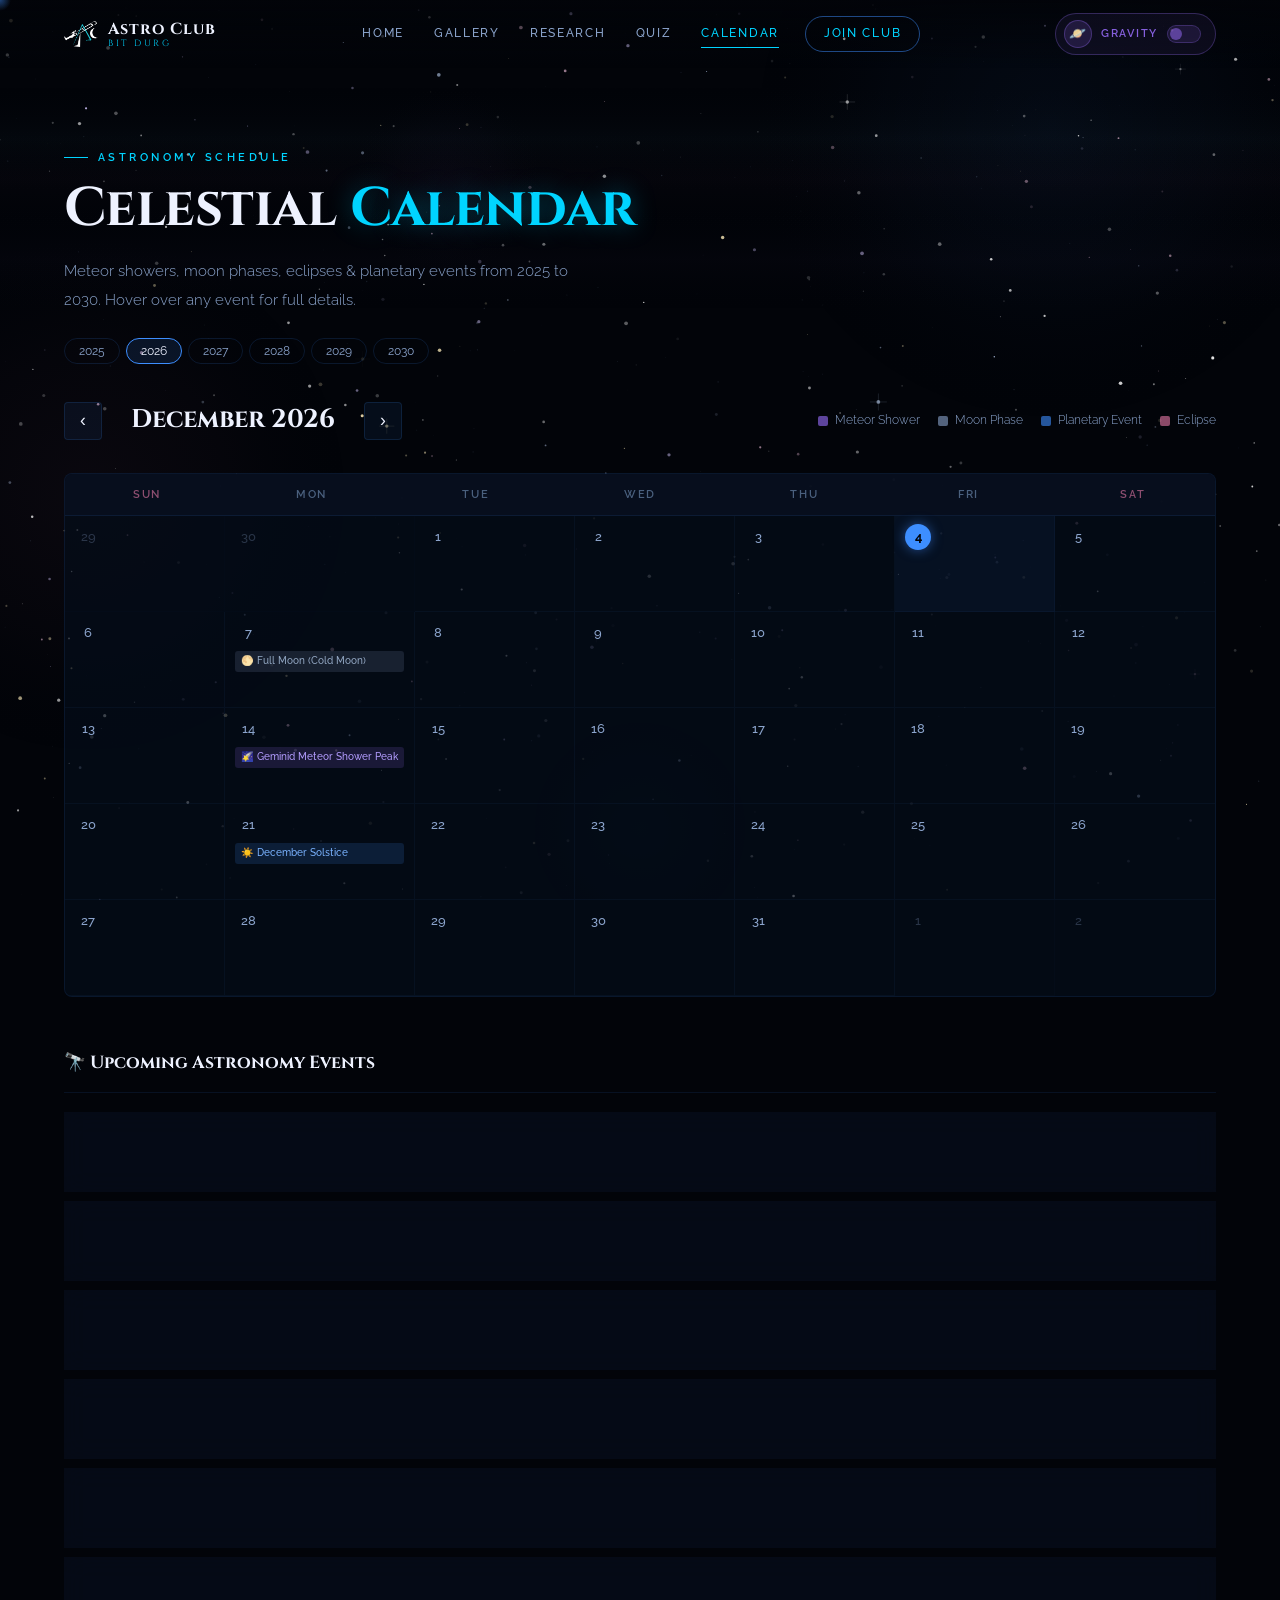
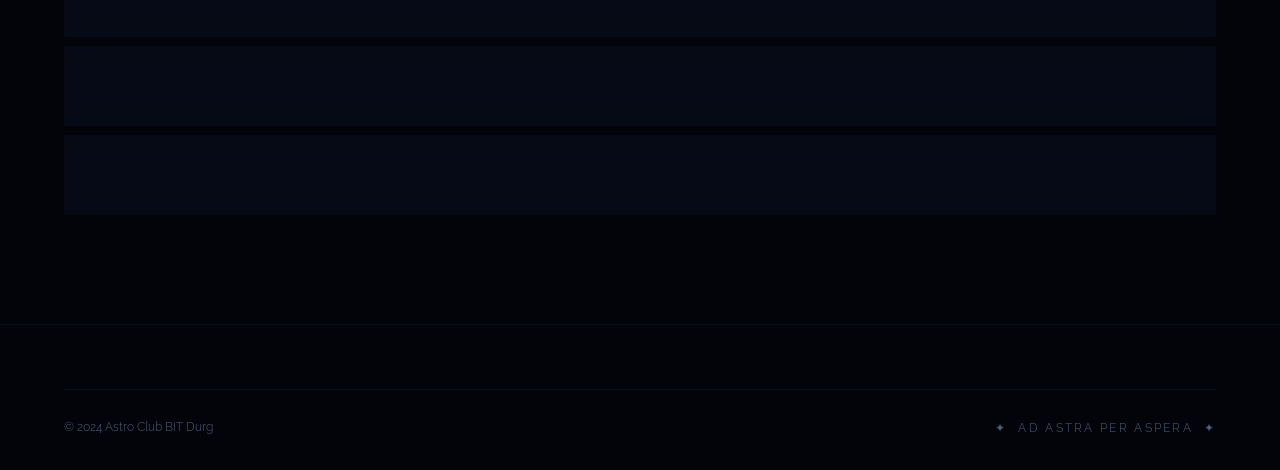
<file: calendar.html>
<!DOCTYPE html>
<html lang="en">
<head>
  <meta charset="UTF-8">
  <meta name="viewport" content="width=device-width, initial-scale=1.0">
  <title>Astronomy Calendar 2025–2030 — Astro Club BIT Durg</title>
  <link rel="icon" href="assets/images/logo.png" type="image/png">
  <link rel="stylesheet" href="css/global.css">
  <link rel="stylesheet" href="css/animations.css">
  <link rel="stylesheet" href="css/calendar.css">
  <link rel="stylesheet" href="css/gravity.css">
</head>
<body>
<canvas id="cosmos-canvas"></canvas>

<nav id="navbar">
  <a href="index.html" class="nav-logo">
    <img src="assets/images/logo.png" alt="Logo" onerror="this.style.display='none'">
    <div class="nav-logo-text">Astro Club<span>BIT Durg</span></div>
  </a>
  <ul class="nav-links">
    <li><a href="index.html">Home</a></li>
    <li><a href="gallery.html">Gallery</a></li>
    <li><a href="research.html">Research</a></li>
    <li><a href="quiz.html">Quiz</a></li>
    <li><a href="calendar.html" class="active">Calendar</a></li>
    <li><a href="join.html" class="nav-join-btn">Join Club</a></li>
  </ul>
  <div class="nav-hamburger"><span></span><span></span><span></span></div>
</nav>

<div class="page-content">
<section class="calendar-layout">

  <!-- Header -->
  <div style="margin-bottom:36px;">
    <div class="section-label reveal">Astronomy Schedule</div>
    <h1 class="section-title reveal">
      Celestial <span class="blue-glow">Calendar</span>
    </h1>
    <p class="section-desc reveal" style="margin-bottom:24px;">
      Meteor showers, moon phases, eclipses &amp; planetary events from 2025 to 2030.
      Hover over any event for full details.
    </p>

    
    <div id="year-tabs" class="year-tabs reveal"></div>
  </div>

  <div class="calendar-top-bar reveal">
    <div class="cal-nav">
      <button class="cal-nav-btn" id="cal-prev" title="Previous month">‹</button>
      <div class="cal-month-label" id="cal-month-label">April 2026</div>
      <button class="cal-nav-btn" id="cal-next" title="Next month">›</button>
    </div>
    <div class="cal-legend">
      <div class="legend-item"><div class="legend-dot ld-shower"></div> Meteor Shower</div>
      <div class="legend-item"><div class="legend-dot ld-moon"></div> Moon Phase</div>
      <div class="legend-item"><div class="legend-dot ld-planet"></div> Planetary Event</div>
      <div class="legend-item"><div class="legend-dot ld-eclipse"></div> Eclipse</div>
    </div>
  </div>

  
  <div class="calendar-grid-wrapper reveal">
    <div class="cal-day-headers">
      <div class="cal-day-header weekend">Sun</div>
      <div class="cal-day-header">Mon</div>
      <div class="cal-day-header">Tue</div>
      <div class="cal-day-header">Wed</div>
      <div class="cal-day-header">Thu</div>
      <div class="cal-day-header">Fri</div>
      <div class="cal-day-header weekend">Sat</div>
    </div>
    <div class="cal-days" id="cal-days"></div>
  </div>

  
  <div class="upcoming-section reveal">
    <h3>🔭 Upcoming Astronomy Events</h3>
    <div id="upcoming-list" class="upcoming-list"></div>
  </div>

</section>
</div>

<footer>
  <div class="footer-bottom" style="border-top:1px solid rgba(61,142,255,0.08);padding-top:28px;">
    <p>© 2024 Astro Club BIT Durg</p>
    <div class="footer-stars">✦ &nbsp;AD ASTRA PER ASPERA&nbsp; ✦</div>
  </div>
</footer>

<script src="js/main.js"></script>
<script src="js/calendar.js"></script>
  <script src="js/gravity.js"></script>
</body>
</html>
</file>
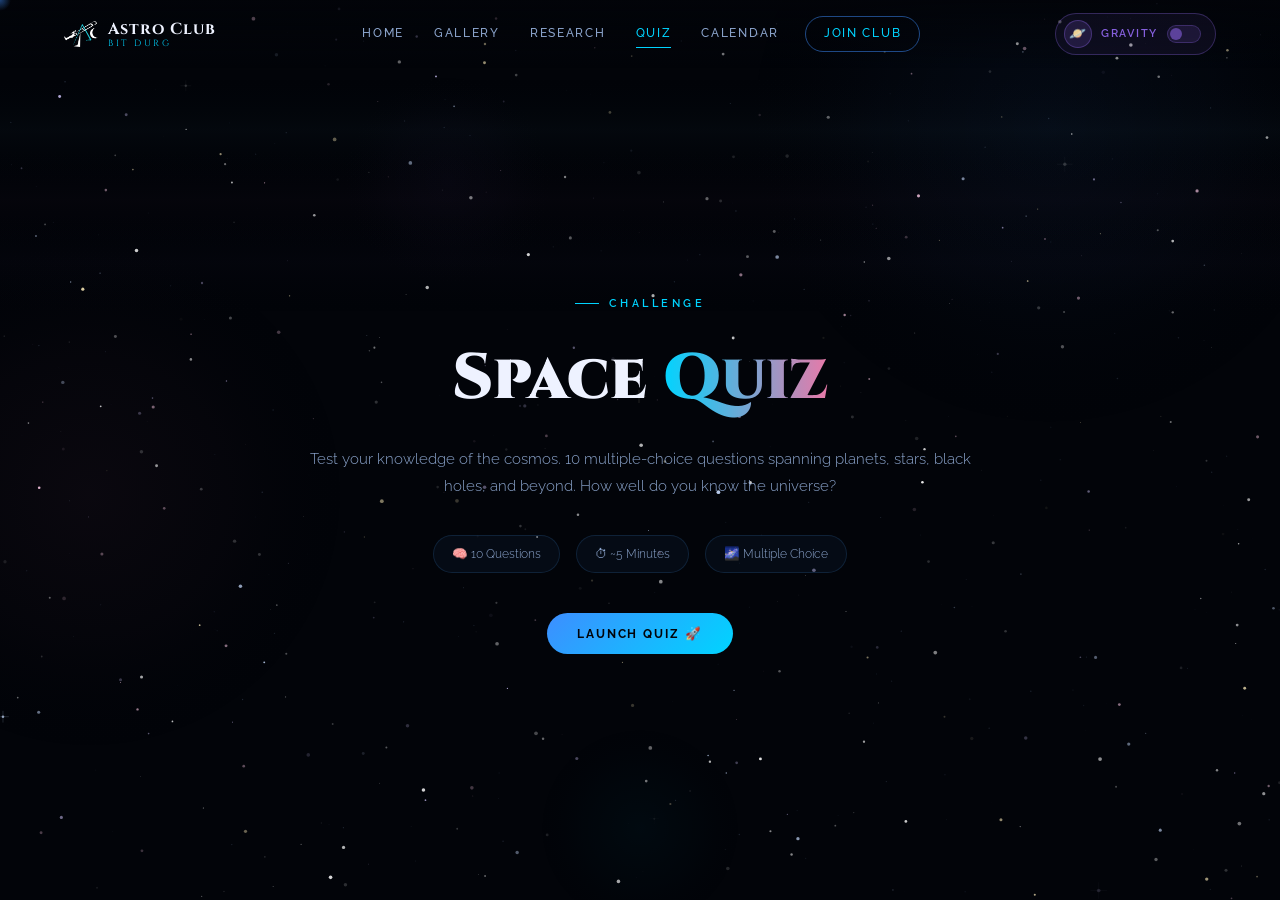
<file: quiz.html>
<!DOCTYPE html>
<html lang="en">
<head>
  <meta charset="UTF-8">
  <meta name="viewport" content="width=device-width, initial-scale=1.0">
  <title>Space Quiz — Astro Club BIT Durg</title>
  <link rel="icon" href="assets/images/logo.png" type="image/png">
  <link rel="stylesheet" href="css/global.css">
  <link rel="stylesheet" href="css/animations.css">
  <link rel="stylesheet" href="css/quiz.css">
  <link rel="stylesheet" href="css/gravity.css">
</head>
<body>
<canvas id="cosmos-canvas"></canvas>

<nav id="navbar">
  <a href="index.html" class="nav-logo">
    <img src="assets/images/logo.png" alt="Logo">
    <div class="nav-logo-text">Astro Club<span>BIT Durg</span></div>
  </a>
  <ul class="nav-links">
    <li><a href="index.html">Home</a></li>
    <li><a href="gallery.html">Gallery</a></li>
    <li><a href="research.html">Research</a></li>
    <li><a href="quiz.html" class="active">Quiz</a></li>
    <li><a href="calendar.html">Calendar</a></li>
    <li><a href="join.html" class="nav-join-btn">Join Club</a></li>
  </ul>
  <div class="nav-hamburger"><span></span><span></span><span></span></div>
</nav>

<div class="page-content">
<div class="quiz-layout">
<div class="quiz-container">

  <!-- INTRO -->
  <div id="quiz-intro" class="quiz-intro">
    <div class="section-label" style="justify-content:center;margin-bottom:16px;">Challenge</div>
    <h1>Space <span>Quiz</span></h1>
    <p>Test your knowledge of the cosmos. 10 multiple-choice questions spanning planets, stars, black holes, and beyond. How well do you know the universe?</p>
    <div class="quiz-meta-chips">
      <span class="quiz-meta-chip">🧠 10 Questions</span>
      <span class="quiz-meta-chip">⏱ ~5 Minutes</span>
      <span class="quiz-meta-chip">🌌 Multiple Choice</span>
    </div>
    <button class="btn-primary" id="quiz-start" style="margin:0 auto;display:flex;">Launch Quiz 🚀</button>
  </div>

  
  <div id="quiz-question" style="display:none;">
    <div class="quiz-progress-text">
      <span id="progress-label">1 / 10</span>
      <span id="q-num" style="color:var(--pink-nova);font-size:0.75rem;"></span>
    </div>
    <div class="quiz-progress-bar">
      <div class="quiz-progress-fill" id="progress-fill" style="width:0%"></div>
    </div>

    <div class="quiz-q-panel glass-card">
      <div id="q-num" class="quiz-q-num"></div>
      <p id="q-text" class="quiz-q-text"></p>
    </div>

    <div id="quiz-options" class="quiz-options"></div>

    <div id="q-explanation" style="display:none;padding:14px 18px;background:rgba(74,158,255,0.08);border:1px solid rgba(74,158,255,0.2);border-radius:4px;font-size:0.84rem;color:var(--star-dim);line-height:1.7;margin-bottom:16px;"></div>

    <button class="quiz-btn" id="quiz-next" disabled>Next Question →</button>
  </div>

  
  <div id="quiz-result" style="display:none;">
    <div class="quiz-result">
      <div class="quiz-score-ring" id="score-ring" style="--score-pct:0%;">
        <div class="quiz-score-inner">
          <span class="quiz-score-num" id="score-num">0</span>
          <span class="quiz-score-total" id="score-total">/ 10</span>
        </div>
      </div>
      <h2>Mission Complete!</h2>
      <p id="result-message"></p>
      <div class="quiz-progress-bar" style="margin-bottom:28px;">
        <div class="quiz-progress-fill" id="progress-fill" style="width:100%"></div>
      </div>
      <div class="quiz-actions">
        <button class="btn-primary" id="quiz-restart">Try Again 🔄</button>
        <a href="join.html" class="btn-ghost">Join the Club ✦</a>
      </div>
    </div>
  </div>

</div>
</div>
</div>

<script src="js/main.js"></script>
<script type="module" src="js/quiz.js"></script>
  <script src="js/gravity.js"></script>
</body>
</html>
</file>
<file: css/global.css>
@import url('https://fonts.googleapis.com/css2?family=Cinzel:wght@400;600;700;900&family=Raleway:ital,wght@0,300;0,400;0,500;0,600;1,300&family=Cormorant+Garamond:ital,wght@0,300;0,400;1,300;1,400&display=swap');

/* ── TOKENS ── */
:root {
  --void:          #020409;
  --deep-space:    #050d1a;
  --nebula-dark:   #080f1e;
  --nebula-mid:    #0d1e38;
  --nebula-blue:   #152d52;
  --star-white:    #eef2ff;
  --star-dim:      #8ba4cc;
  --star-faint:    #4a607e;
  --glow-blue:     #3d8eff;
  --glow-cyan:     #00d4ff;
  --moon-gold:     #fff4d6;
  --pink-nova:     #e879a8;
  --pink-soft:     #f0aac8;
  --pink-dim:      #6b2d4e;
  --purple-glow:   #9b6fff;
  --green-star:    #4ade80;
  --red-star:      #f87171;

  --font-display:  'Cinzel', serif;
  --font-body:     'Raleway', sans-serif;
  --font-accent:   'Cormorant Garamond', serif;

  --radius-sm:     4px;
  --radius-md:     8px;
  --radius-lg:     16px;
  --radius-full:   100px;

  --shadow-glow-blue:  0 0 30px rgba(61,142,255,0.15);
  --shadow-glow-pink:  0 0 30px rgba(232,121,168,0.15);
  --shadow-card:       0 8px 32px rgba(0,0,0,0.4), 0 2px 8px rgba(0,0,0,0.3);

  --transition-fast:   0.2s cubic-bezier(0.4,0,0.2,1);
  --transition-med:    0.35s cubic-bezier(0.4,0,0.2,1);
  --transition-slow:   0.6s cubic-bezier(0.4,0,0.2,1);
}

*, *::before, *::after { box-sizing: border-box; margin: 0; padding: 0; }
html { scroll-behavior: smooth; font-size: 16px; }
body {
  background: var(--void);
  color: var(--star-white);
  font-family: var(--font-body);
  font-weight: 300;
  line-height: 1.6;
  overflow-x: hidden;
}
img { max-width: 100%; display: block; }
a  { color: inherit; }

::-webkit-scrollbar          { width: 4px; }
::-webkit-scrollbar-track    { background: var(--void); }
::-webkit-scrollbar-thumb    { background: rgba(61,142,255,0.4); border-radius: 2px; }
::-webkit-scrollbar-thumb:hover { background: var(--glow-blue); }


::selection { background: rgba(61,142,255,0.25); color: var(--star-white); }


#cosmos-canvas {
  position: fixed; inset: 0;
  width: 100%; height: 100%;
  pointer-events: none; z-index: 0;
}


.page-content { position: relative; z-index: 1; }


nav {
  position: fixed; top: 0; left: 0; right: 0; z-index: 1000;
  height: 68px;
  display: flex; align-items: center; justify-content: space-between;
  padding: 0 5%;
  background: linear-gradient(to bottom, rgba(2,4,9,0.9) 0%, rgba(2,4,9,0) 100%);
  transition: background var(--transition-med), height var(--transition-med),
              box-shadow var(--transition-med);
}
nav.scrolled {
  height: 56px;
  background: rgba(2,4,9,0.96);
  backdrop-filter: blur(16px) saturate(1.5);
  box-shadow: 0 1px 0 rgba(61,142,255,0.1);
}

.nav-logo {
  display: flex; align-items: center; gap: 10px;
  text-decoration: none; flex-shrink: 0;
}
.nav-logo img {
  height: 34px; width: 34px;
  object-fit: contain; border-radius: 6px;
}
.nav-logo-text {
  font-family: var(--font-display);
  font-size: 1rem; font-weight: 700;
  color: var(--star-white);
  letter-spacing: 0.06em; line-height: 1.15;
}
.nav-logo-text span {
  display: block;
  font-size: 0.56rem; font-weight: 400;
  color: var(--glow-cyan);
  letter-spacing: 0.28em; text-transform: uppercase;
}

.nav-links {
  display: flex; align-items: center; gap: 6px;
  list-style: none;
}
.nav-links a {
  display: inline-block;
  padding: 6px 12px;
  text-decoration: none;
  font-size: 0.76rem; font-weight: 500;
  letter-spacing: 0.14em; text-transform: uppercase;
  color: var(--star-dim);
  border-radius: var(--radius-sm);
  transition: color var(--transition-fast), background var(--transition-fast);
  position: relative;
}
.nav-links a:not(.nav-join-btn)::after {
  content: ''; position: absolute; bottom: 2px; left: 12px; right: 12px;
  height: 1px; background: var(--glow-cyan);
  transform: scaleX(0); transform-origin: center;
  transition: transform var(--transition-med);
}
.nav-links a:not(.nav-join-btn):hover       { color: var(--star-white); }
.nav-links a:not(.nav-join-btn):hover::after { transform: scaleX(1); }
.nav-links a.active { color: var(--glow-cyan); }
.nav-links a.active::after { transform: scaleX(1); }

.nav-join-btn {
  margin-left: 8px;
  padding: 7px 18px !important;
  border: 1px solid rgba(61,142,255,0.5) !important;
  border-radius: var(--radius-full) !important;
  color: var(--glow-cyan) !important;
  transition: all var(--transition-med) !important;
}
.nav-join-btn:hover {
  background: rgba(61,142,255,0.12) !important;
  border-color: var(--glow-cyan) !important;
  color: var(--star-white) !important;
  box-shadow: 0 0 20px rgba(61,142,255,0.2);
}
.nav-join-btn::after { display: none !important; }

.nav-hamburger {
  display: none; flex-direction: column;
  justify-content: center; gap: 5px;
  cursor: pointer; padding: 8px;
  width: 40px; height: 40px;
}
.nav-hamburger span {
  display: block; height: 1.5px; width: 22px;
  background: var(--star-white);
  transition: all var(--transition-med);
  border-radius: 2px;
}

section { padding: 110px 5%; position: relative; }

.section-eyebrow {
  display: inline-flex; align-items: center; gap: 10px;
  font-size: 0.68rem; font-weight: 600;
  letter-spacing: 0.32em; text-transform: uppercase;
  color: var(--glow-cyan); margin-bottom: 14px;
}
.section-eyebrow::before {
  content: ''; display: block;
  width: 24px; height: 1px; background: var(--glow-cyan);
  flex-shrink: 0;
}


.section-label { display: inline-flex; align-items: center; gap: 10px;
  font-size: 0.68rem; font-weight: 600;
  letter-spacing: 0.32em; text-transform: uppercase;
  color: var(--glow-cyan); margin-bottom: 14px; }
.section-label::before { content: ''; display: block;
  width: 24px; height: 1px; background: var(--glow-cyan); flex-shrink: 0; }

.section-title {
  font-family: var(--font-display);
  font-size: clamp(1.9rem, 4.5vw, 3.4rem);
  font-weight: 700; line-height: 1.08;
  color: var(--star-white);
  letter-spacing: -0.01em;
  margin-bottom: 18px;
}
.section-desc {
  font-size: 0.95rem; line-height: 1.88;
  color: var(--star-dim); max-width: 540px;
}


.glass-card {
  background: rgba(8,15,30,0.65);
  border: 1px solid rgba(61,142,255,0.1);
  border-radius: var(--radius-md);
  backdrop-filter: blur(12px);
  transition: border-color var(--transition-med),
              transform var(--transition-med),
              box-shadow var(--transition-med);
}
.glass-card:hover {
  border-color: rgba(61,142,255,0.28);
  transform: translateY(-4px);
  box-shadow: var(--shadow-card), var(--shadow-glow-blue);
}


.btn-primary {
  display: inline-flex; align-items: center; gap: 8px;
  padding: 13px 30px;
  background: linear-gradient(135deg, #3d8eff 0%, #00d4ff 100%);
  color: var(--void);
  font-family: var(--font-body); font-size: 0.78rem;
  font-weight: 700; letter-spacing: 0.16em; text-transform: uppercase;
  text-decoration: none; border: none; border-radius: var(--radius-full);
  cursor: pointer; position: relative; overflow: hidden;
  transition: opacity var(--transition-fast), transform var(--transition-fast),
              box-shadow var(--transition-med);
}
.btn-primary::before {
  content: ''; position: absolute; inset: 0;
  background: linear-gradient(135deg, rgba(255,255,255,0.15), transparent);
  opacity: 0; transition: opacity var(--transition-fast);
}
.btn-primary:hover::before { opacity: 1; }
.btn-primary:hover {
  transform: translateY(-2px);
  box-shadow: 0 8px 30px rgba(61,142,255,0.45);
}
.btn-primary:active { transform: translateY(0); }

.btn-ghost {
  display: inline-flex; align-items: center; gap: 8px;
  padding: 12px 28px;
  background: transparent;
  color: var(--star-dim);
  font-family: var(--font-body); font-size: 0.78rem;
  font-weight: 500; letter-spacing: 0.16em; text-transform: uppercase;
  text-decoration: none;
  border: 1px solid rgba(139,164,204,0.25);
  border-radius: var(--radius-full);
  cursor: pointer;
  transition: all var(--transition-med);
}
.btn-ghost:hover {
  border-color: rgba(139,164,204,0.7);
  color: var(--star-white);
  background: rgba(139,164,204,0.06);
}


.pink-glow {
  color: var(--pink-nova);
  text-shadow: 0 0 24px rgba(232,121,168,0.4);
}
.blue-glow {
  color: var(--glow-cyan);
  text-shadow: 0 0 24px rgba(0,212,255,0.35);
}
.gradient-text {
  background: linear-gradient(90deg, var(--glow-cyan) 0%, var(--pink-nova) 60%, var(--purple-glow) 100%);
  -webkit-background-clip: text; -webkit-text-fill-color: transparent; background-clip: text;
}


.glass-divider {
  height: 1px; margin: 0 5%;
  background: linear-gradient(90deg,
    transparent 0%, rgba(61,142,255,0.12) 20%,
    rgba(232,121,168,0.18) 50%,
    rgba(61,142,255,0.12) 80%, transparent 100%);
  position: relative;
}
.glass-divider::before {
  content: '✦'; position: absolute;
  left: 50%; top: 50%;
  transform: translate(-50%,-50%);
  color: var(--glow-cyan); font-size: 0.65rem;
  background: var(--void); padding: 0 14px;
  animation: glowPulse 3s ease-in-out infinite;
}


footer {
  padding: 64px 5% 32px;
  border-top: 1px solid rgba(61,142,255,0.08);
}
.footer-grid {
  display: grid;
  grid-template-columns: 2.2fr 1fr 1fr 1fr;
  gap: 48px; margin-bottom: 48px;
}
.footer-brand p {
  font-size: 0.86rem; color: var(--star-dim);
  line-height: 1.85; margin-top: 14px; max-width: 280px;
}
.footer-socials { display: flex; gap: 10px; margin-top: 22px; }
.social-btn {
  width: 36px; height: 36px; border-radius: 50%;
  border: 1px solid rgba(61,142,255,0.18);
  display: flex; align-items: center; justify-content: center;
  font-size: 0.88rem; color: var(--star-dim);
  text-decoration: none;
  transition: all var(--transition-med);
}
.social-btn:hover {
  border-color: rgba(61,142,255,0.6);
  color: var(--star-white);
  background: rgba(61,142,255,0.08);
  transform: translateY(-2px);
}
.footer-col h4 {
  font-family: var(--font-display);
  font-size: 0.7rem; letter-spacing: 0.22em;
  text-transform: uppercase; color: var(--glow-blue);
  margin-bottom: 18px;
}
.footer-col ul { list-style: none; display: flex; flex-direction: column; gap: 10px; }
.footer-col a {
  color: var(--star-dim); text-decoration: none;
  font-size: 0.86rem;
  transition: color var(--transition-fast);
}
.footer-col a:hover { color: var(--star-white); }
.footer-bottom {
  display: flex; justify-content: space-between; align-items: center;
  padding-top: 28px; border-top: 1px solid rgba(255,255,255,0.05);
  flex-wrap: wrap; gap: 12px;
}
.footer-bottom p { font-size: 0.76rem; color: var(--star-faint); }
.footer-stars { font-size: 0.72rem; color: var(--star-faint); letter-spacing: 0.2em; }


@media (max-width: 960px) {
  .nav-links {
    display: none; flex-direction: column;
    position: fixed; top: 56px; left: 0; right: 0;
    background: rgba(2,4,9,0.98); backdrop-filter: blur(20px);
    padding: 24px 5% 32px; gap: 4px;
    border-bottom: 1px solid rgba(61,142,255,0.1);
    z-index: 999;
  }
  .nav-links.open    { display: flex; }
  .nav-hamburger     { display: flex; }
  .footer-grid       { grid-template-columns: 1fr 1fr; gap: 32px; }
}
@media (max-width: 600px) {
  section           { padding: 72px 5%; }
  .footer-grid      { grid-template-columns: 1fr; }
  .footer-bottom    { flex-direction: column; text-align: center; }
}
</file>
<file: css/animations.css>
@keyframes moonDrift {
  0%   { transform: translate(0px, 0px); }
  25%  { transform: translate(14px, -18px); }
  50%  { transform: translate(26px, -8px); }
  75%  { transform: translate(8px, 12px); }
  100% { transform: translate(0px, 0px); }
}
@keyframes moonGlow {
  0%,100% {
    box-shadow: 0 0 55px 18px rgba(255,244,214,0.14),
                0 0 110px 55px rgba(255,244,214,0.05),
                inset -18px -8px 36px rgba(0,0,0,0.45);
  }
  50% {
    box-shadow: 0 0 80px 28px rgba(255,244,214,0.22),
                0 0 160px 80px rgba(255,244,214,0.08),
                inset -18px -8px 36px rgba(0,0,0,0.45);
  }
}
@keyframes pulseRing {
  0%   { transform: scale(1); opacity: 0.45; }
  100% { transform: scale(2.6); opacity: 0; }
}

/* ── ORBITS ── */
@keyframes orbit {
  from { transform: rotate(0deg) translateX(118px) rotate(0deg); }
  to   { transform: rotate(360deg) translateX(118px) rotate(-360deg); }
}
@keyframes orbitCCW {
  from { transform: rotate(0deg) translateX(196px) rotate(0deg); }
  to   { transform: rotate(-360deg) translateX(196px) rotate(360deg); }
}
@keyframes cosmicRingCW {
  from { transform: rotate(0deg); }
  to   { transform: rotate(360deg); }
}
@keyframes cosmicRingCCW {
  from { transform: rotate(0deg); }
  to   { transform: rotate(-360deg); }
}


@keyframes glowPulse {
  0%,100% { text-shadow: 0 0 16px rgba(61,142,255,0.4); }
  50%      { text-shadow: 0 0 40px rgba(61,142,255,0.9), 0 0 70px rgba(0,212,255,0.4); }
}
@keyframes pinkGlowPulse {
  0%,100% { text-shadow: 0 0 16px rgba(232,121,168,0.35); }
  50%      { text-shadow: 0 0 40px rgba(232,121,168,0.9), 0 0 70px rgba(240,165,200,0.4); }
}
@keyframes iconGlow {
  0%,100% { filter: drop-shadow(0 0 4px rgba(61,142,255,0.3)); }
  50%      { filter: drop-shadow(0 0 12px rgba(61,142,255,0.7)); }
}
@keyframes nebulaPulse {
  0%,100% { opacity: 0.5; transform: scale(1); }
  50%      { opacity: 0.8; transform: scale(1.05); }
}


@keyframes fadeInUp {
  from { opacity: 0; transform: translateY(28px); }
  to   { opacity: 1; transform: translateY(0); }
}
@keyframes fadeInLeft {
  from { opacity: 0; transform: translateX(-24px); }
  to   { opacity: 1; transform: translateX(0); }
}
@keyframes fadeIn {
  from { opacity: 0; }
  to   { opacity: 1; }
}
@keyframes scaleIn {
  from { opacity: 0; transform: scale(0.94); }
  to   { opacity: 1; transform: scale(1); }
}


@keyframes float {
  0%,100% { transform: translateY(0); }
  50%      { transform: translateY(-10px); }
}
@keyframes floatSlow {
  0%,100% { transform: translateY(0) rotate(-1.5deg); }
  50%      { transform: translateY(-18px) rotate(1.5deg); }
}


@keyframes twinkle {
  0%,100% { opacity: 0.25; transform: scale(1); }
  50%      { opacity: 1; transform: scale(1.35); }
}


@keyframes gradientShift {
  0%   { background-position: 0% 50%; }
  50%  { background-position: 100% 50%; }
  100% { background-position: 0% 50%; }
}

@keyframes scrollPulse {
  0%,100% { opacity: 0.25; transform: scaleY(1); }
  50%      { opacity: 1; transform: scaleY(1.15); }
}

@keyframes cardReveal {
  from { opacity: 0; transform: translateY(18px) scale(0.97); }
  to   { opacity: 1; transform: translateY(0) scale(1); }
}


@keyframes countUp {
  from { opacity: 0; transform: translateY(8px); }
  to   { opacity: 1; transform: translateY(0); }
}


.anim-delay-1 { animation-delay: 0.1s !important; }
.anim-delay-2 { animation-delay: 0.22s !important; }
.anim-delay-3 { animation-delay: 0.36s !important; }
.anim-delay-4 { animation-delay: 0.52s !important; }
.anim-delay-5 { animation-delay: 0.7s !important; }


.reveal {
  opacity: 0;
  transform: translateY(24px);
  transition: opacity 0.65s cubic-bezier(0.4,0,0.2,1),
              transform 0.65s cubic-bezier(0.4,0,0.2,1);
}
.reveal.visible { opacity: 1; transform: translateY(0); }

/* Hover lifts */
.hover-glow {
  transition: box-shadow 0.35s ease, transform 0.35s ease, border-color 0.35s ease !important;
}
.hover-glow:hover {
  box-shadow: 0 12px 40px rgba(0,0,0,0.5), 0 0 28px rgba(61,142,255,0.12) !important;
  transform: translateY(-5px) !important;
  border-color: rgba(61,142,255,0.3) !important;
}
.hover-pink-glow {
  transition: box-shadow 0.35s ease, transform 0.35s ease, border-color 0.35s ease !important;
}
.hover-pink-glow:hover {
  box-shadow: 0 12px 40px rgba(0,0,0,0.5), 0 0 28px rgba(232,121,168,0.12) !important;
  transform: translateY(-5px) !important;
  border-color: rgba(232,121,168,0.32) !important;
}
</file>
<file: css/calendar.css>
.calendar-layout { padding-top: 140px; }

.calendar-top-bar {
  display: flex; justify-content: space-between; align-items: center;
  margin-bottom: 32px; flex-wrap: wrap; gap: 16px;
}
.cal-nav { display: flex; align-items: center; gap: 16px; }
.cal-nav-btn {
  width: 38px; height: 38px;
  background: rgba(61,142,255,0.07);
  border: 1px solid rgba(61,142,255,0.15);
  border-radius: var(--radius-sm); color: var(--star-white);
  font-size: 1.1rem; cursor: pointer;
  display: flex; align-items: center; justify-content: center;
  transition: all var(--transition-med);
}
.cal-nav-btn:hover {
  background: rgba(61,142,255,0.18); border-color: rgba(61,142,255,0.4);
  transform: scale(1.05);
}
.cal-month-label {
  font-family: var(--font-display); font-size: 1.6rem; font-weight: 700;
  color: var(--star-white); min-width: 230px; text-align: center;
}
.cal-year-badge {
  font-size: 0.72rem; letter-spacing: 0.2em; color: var(--glow-cyan);
  text-transform: uppercase; align-self: center;
}

/* LEGEND */
.cal-legend { display: flex; gap: 18px; flex-wrap: wrap; align-items: center; }
.legend-item { display: flex; align-items: center; gap: 7px; font-size: 0.75rem; color: var(--star-dim); }
.legend-dot { width: 10px; height: 10px; border-radius: 2px; flex-shrink: 0; }
.ld-meteor   { background: rgba(250,204,21,0.7); }
.ld-moon     { background: rgba(139,164,204,0.6); }
.ld-planet   { background: rgba(61,142,255,0.6); }
.ld-eclipse  { background: rgba(232,121,168,0.6); }
.ld-shower   { background: rgba(155,111,255,0.6); }

/* GRID */
.calendar-grid-wrapper {
  border: 1px solid rgba(61,142,255,0.1);
  border-radius: var(--radius-md); overflow: hidden;
  background: rgba(5,13,26,0.7);
}
.cal-day-headers {
  display: grid; grid-template-columns: repeat(7,1fr);
  background: rgba(8,15,30,0.9);
  border-bottom: 1px solid rgba(61,142,255,0.1);
}
.cal-day-header {
  padding: 12px 8px; text-align: center;
  font-size: 0.68rem; font-weight: 600;
  letter-spacing: 0.16em; text-transform: uppercase; color: var(--star-faint);
}
.cal-day-header.weekend { color: rgba(232,121,168,0.6); }

.cal-days { display: grid; grid-template-columns: repeat(7,1fr); }
.cal-day {
  min-height: 96px; padding: 8px 10px;
  border-right: 1px solid rgba(61,142,255,0.05);
  border-bottom: 1px solid rgba(61,142,255,0.05);
  position: relative; cursor: default;
  transition: background var(--transition-fast);
}
.cal-day:nth-child(7n) { border-right: none; }
.cal-day:hover { background: rgba(61,142,255,0.04); }
.cal-day.other-month { opacity: 0.28; }
.cal-day.today { background: rgba(61,142,255,0.06); }

.cal-day-num {
  font-size: 0.8rem; color: var(--star-dim); font-weight: 500;
  width: 26px; height: 26px;
  display: flex; align-items: center; justify-content: center;
  border-radius: 50%; margin-bottom: 5px;
  transition: background var(--transition-fast), color var(--transition-fast);
}
.cal-day.today .cal-day-num {
  background: var(--glow-blue); color: var(--void);
  font-weight: 700; box-shadow: 0 0 12px rgba(61,142,255,0.5);
}


.cal-event {
  padding: 2px 6px; border-radius: 3px;
  font-size: 0.63rem; font-weight: 500;
  margin-bottom: 3px; cursor: pointer;
  white-space: nowrap; overflow: hidden; text-overflow: ellipsis;
  transition: filter var(--transition-fast);
}
.cal-event:hover { filter: brightness(1.3); }
.cal-event.meteor   { background: rgba(250,204,21,0.15); color: #fbbf24; }
.cal-event.moon     { background: rgba(139,164,204,0.15); color: #93a8c4; }
.cal-event.planet   { background: rgba(61,142,255,0.15); color: #7ab3ff; }
.cal-event.eclipse  { background: rgba(232,121,168,0.15); color: #ec8bb8; }
.cal-event.shower   { background: rgba(155,111,255,0.15); color: #b39dff; }


.cal-tooltip {
  position: fixed; z-index: 500;
  min-width: 200px; max-width: 280px;
  padding: 12px 16px;
  background: rgba(8,15,30,0.97);
  border: 1px solid rgba(61,142,255,0.2);
  border-radius: var(--radius-sm);
  backdrop-filter: blur(16px);
  pointer-events: none;
  box-shadow: 0 8px 32px rgba(0,0,0,0.6);
}
.cal-tooltip-title { font-size: 0.84rem; font-weight: 600; color: var(--star-white); margin-bottom: 5px; }
.cal-tooltip-desc  { font-size: 0.76rem; color: var(--star-dim); line-height: 1.6; }


.upcoming-section { margin-top: 52px; }
.upcoming-section h3 {
  font-family: var(--font-display); font-size: 1.1rem;
  color: var(--star-white); margin-bottom: 20px;
  padding-bottom: 14px; border-bottom: 1px solid rgba(61,142,255,0.1);
}
.upcoming-list { display: flex; flex-direction: column; gap: 10px; }
.upcoming-event {
  padding: 16px 20px;
  display: grid; grid-template-columns: 60px 1fr; gap: 16px; align-items: center;
  border-radius: var(--radius-sm); cursor: pointer;
}
.upcoming-date { text-align: center; flex-shrink: 0; }
.upcoming-date .d { font-family: var(--font-display); font-size: 1.5rem; font-weight: 700; color: var(--star-white); line-height: 1; }
.upcoming-date .m { font-size: 0.65rem; letter-spacing: 0.15em; text-transform: uppercase; color: var(--star-dim); }
.upcoming-info .t { font-weight: 600; color: var(--star-white); font-size: 0.88rem; margin-bottom: 3px; }
.upcoming-info .s { font-size: 0.76rem; color: var(--star-dim); }


.year-tabs { display: flex; gap: 6px; flex-wrap: wrap; margin-bottom: 24px; }
.year-tab {
  padding: 5px 14px; border-radius: var(--radius-full);
  border: 1px solid rgba(61,142,255,0.15);
  background: transparent; color: var(--star-dim);
  font-family: var(--font-body); font-size: 0.76rem; cursor: pointer;
  transition: all var(--transition-med);
}
.year-tab.active, .year-tab:hover {
  background: rgba(61,142,255,0.12); border-color: var(--glow-blue); color: var(--star-white);
}

@media (max-width: 700px) {
  .cal-day { min-height: 52px; padding: 4px 6px; }
  .cal-event { font-size: 0; width: 8px; height: 8px; border-radius: 50%; padding: 0; display: inline-block; margin: 1px; }
  .upcoming-event { grid-template-columns: 48px 1fr; }
  .cal-tooltip { max-width: 220px; }
}
</file>
<file: css/gravity.css>
.gravity-btn {
  display: flex;
  align-items: center;
  gap: 9px;
  padding: 6px 14px 6px 8px;
  border-radius: var(--radius-full);
  border: 1px solid rgba(155,111,255,0.28);
  background: rgba(155,111,255,0.07);
  cursor: pointer;
  user-select: none;
  transition: border-color 0.3s ease, background 0.3s ease, box-shadow 0.3s ease;
  flex-shrink: 0;
  position: relative;
  overflow: hidden;
}
.gravity-btn::before {
  content: '';
  position: absolute; inset: 0;
  background: linear-gradient(135deg, rgba(155,111,255,0.15), rgba(232,121,168,0.1));
  opacity: 0;
  transition: opacity 0.3s ease;
}
.gravity-btn:hover {
  border-color: rgba(155,111,255,0.55);
  box-shadow: 0 0 18px rgba(155,111,255,0.2);
}
.gravity-btn:hover::before { opacity: 1; }


.gravity-btn-icon {
  width: 28px; height: 28px;
  border-radius: 50%;
  background: rgba(155,111,255,0.15);
  border: 1px solid rgba(155,111,255,0.3);
  display: flex; align-items: center; justify-content: center;
  font-size: 0.85rem;
  transition: transform 0.4s cubic-bezier(0.34,1.56,0.64,1), background 0.3s;
  position: relative; z-index: 1; flex-shrink: 0;
}
.gravity-btn:hover .gravity-btn-icon {
  transform: rotate(15deg) scale(1.1);
  background: rgba(155,111,255,0.3);
}


.gravity-btn-label {
  font-size: 0.68rem;
  font-weight: 600;
  letter-spacing: 0.16em;
  text-transform: uppercase;
  color: rgba(155,111,255,0.85);
  position: relative; z-index: 1;
  transition: color 0.3s;
  white-space: nowrap;
}
.gravity-btn:hover .gravity-btn-label { color: var(--purple-glow); }


.gravity-slider-track {
  width: 34px; height: 18px;
  border-radius: 9px;
  background: rgba(155,111,255,0.12);
  border: 1px solid rgba(155,111,255,0.25);
  position: relative; z-index: 1;
  transition: background 0.35s ease, border-color 0.35s ease, box-shadow 0.35s ease;
  flex-shrink: 0;
}
.gravity-slider-thumb {
  position: absolute;
  top: 2px; left: 2px;
  width: 12px; height: 12px;
  border-radius: 50%;
  background: rgba(155,111,255,0.5);
  transition: transform 0.35s cubic-bezier(0.34,1.56,0.64,1),
              background 0.35s ease,
              box-shadow 0.35s ease;
}


.gravity-btn.gravity-on .gravity-slider-track {
  background: rgba(155,111,255,0.35);
  border-color: var(--purple-glow);
  box-shadow: 0 0 12px rgba(155,111,255,0.4), inset 0 0 8px rgba(155,111,255,0.2);
}
.gravity-btn.gravity-on .gravity-slider-thumb {
  transform: translateX(16px);
  background: var(--purple-glow);
  box-shadow: 0 0 8px rgba(155,111,255,0.8), 0 0 16px rgba(155,111,255,0.4);
}
.gravity-btn.gravity-on .gravity-btn-label { color: var(--purple-glow); }
.gravity-btn.gravity-on .gravity-btn-icon {
  background: rgba(155,111,255,0.3);
  animation: gravIconSpin 0.6s cubic-bezier(0.34,1.56,0.64,1);
}
.gravity-btn.gravity-on {
  border-color: rgba(155,111,255,0.6);
  box-shadow: 0 0 24px rgba(155,111,255,0.25);
}

@keyframes gravIconSpin {
  0%   { transform: rotate(0deg) scale(1); }
  40%  { transform: rotate(-25deg) scale(1.2); }
  100% { transform: rotate(0deg) scale(1); }
}



#gravity-overlay {
  position: fixed; inset: 0; z-index: 9000;
  pointer-events: none;
  overflow: hidden;
}

/* Background blackout — fades in */
#gravity-bg {
  position: absolute; inset: 0;
  background: radial-gradient(ellipse at 50% 60%,
    rgba(10,5,25,0.97) 0%,
    rgba(2,2,8,0.99) 60%,
    #010108 100%);
  opacity: 0;
  transition: opacity 0.8s ease;
}
#gravity-overlay.active #gravity-bg { opacity: 1; }


.grav-particle {
  position: absolute;
  pointer-events: none;
  will-change: transform, opacity;
}


#gravity-title {
  position: absolute;
  left: 50%; top: 50%;
  transform: translate(-50%, -50%);
  text-align: center;
  opacity: 0;
  pointer-events: none;
  z-index: 2;
}

.gravity-title-main {
  font-family: var(--font-display);
  font-size: clamp(2.4rem, 7vw, 6.5rem);
  font-weight: 900;
  line-height: 1.05;
  letter-spacing: -0.01em;
  background: linear-gradient(135deg,
    #ffffff   0%,
    #c8e0ff  25%,
    #9b6fff  50%,
    #e879a8  75%,
    #ffffff  100%);
  background-size: 200% auto;
  -webkit-background-clip: text;
  -webkit-text-fill-color: transparent;
  background-clip: text;
  animation: gravTitleShimmer 3s linear infinite;
}
@keyframes gravTitleShimmer {
  from { background-position: 0% center; }
  to   { background-position: 200% center; }
}

.gravity-title-sub {
  display: block;
  font-family: var(--font-accent);
  font-size: clamp(0.9rem, 2vw, 1.35rem);
  font-style: italic;
  font-weight: 300;
  color: rgba(155,111,255,0.7);
  letter-spacing: 0.18em;
  margin-top: 10px;
}


.gravity-title-ring {
  position: absolute;
  left: 50%; top: 50%;
  transform: translate(-50%,-50%);
  border-radius: 50%;
  border: 1px solid rgba(155,111,255,0.12);
  animation: gravRingPulse 3s ease-in-out infinite;
  pointer-events: none;
}
.gravity-title-ring:nth-child(1) { width: 300px; height: 300px; animation-delay: 0s; }
.gravity-title-ring:nth-child(2) { width: 480px; height: 480px; animation-delay: 0.8s; border-color: rgba(232,121,168,0.08); }
.gravity-title-ring:nth-child(3) { width: 660px; height: 660px; animation-delay: 1.6s; border-color: rgba(61,142,255,0.06); }

@keyframes gravRingPulse {
  0%,100% { transform: translate(-50%,-50%) scale(1); opacity: 0.4; }
  50%      { transform: translate(-50%,-50%) scale(1.06); opacity: 0.8; }
}


#gravity-hint {
  position: absolute;
  bottom: 32px; left: 50%;
  transform: translateX(-50%);
  font-size: 0.72rem;
  letter-spacing: 0.22em;
  text-transform: uppercase;
  color: rgba(155,111,255,0.45);
  opacity: 0;
  pointer-events: none;
  white-space: nowrap;
  z-index: 3;
}


.grav-nebula {
  position: absolute; border-radius: 50%; pointer-events: none;
  animation: gravNebulaDrift 8s ease-in-out infinite;
}
@keyframes gravNebulaDrift {
  0%,100% { transform: translate(0,0) scale(1); }
  50%      { transform: translate(15px, -12px) scale(1.05); }
}


@keyframes gravFall {
  0%   { opacity: 1; }
  85%  { opacity: 1; }
  100% { opacity: 0; }
}
@keyframes gravTitleReveal {
  0%   { opacity: 0; transform: translate(-50%,-50%) scale(0.7) translateY(30px); }
  60%  { opacity: 1; transform: translate(-50%,-50%) scale(1.04) translateY(0); }
  80%  { transform: translate(-50%,-50%) scale(0.98); }
  100% { opacity: 1; transform: translate(-50%,-50%) scale(1); }
}
@keyframes gravHintReveal {
  from { opacity: 0; transform: translateX(-50%) translateY(8px); }
  to   { opacity: 1; transform: translateX(-50%) translateY(0); }
}


body.gravity-active { overflow: hidden; }


@media (max-width: 768px) {
  .gravity-btn-label { display: none; }
  .gravity-btn { padding: 6px 8px; gap: 6px; }
}
@media (max-width: 480px) {
  .gravity-btn { display: none; }
}
</file>
<file: css/quiz.css>
.quiz-layout {
  min-height: 100vh; display: flex; flex-direction: column;
  align-items: center; justify-content: center;
  padding: 100px 5% 60px;
}

.quiz-container {
  width: 100%; max-width: 680px;
}

.quiz-intro { text-align: center; }

.quiz-intro h1 {
  font-family: var(--font-display); font-size: clamp(2.5rem, 5vw, 4rem);
  font-weight: 900; color: var(--star-white); margin-bottom: 16px;
}

.quiz-intro h1 span {
  background: linear-gradient(90deg, var(--glow-cyan), var(--pink-nova));
  -webkit-background-clip: text; -webkit-text-fill-color: transparent; background-clip: text;
}

.quiz-intro p { font-size: 0.92rem; color: var(--star-dim); line-height: 1.8; margin-bottom: 36px; }

.quiz-meta-chips { display: flex; justify-content: center; gap: 16px; flex-wrap: wrap; margin-bottom: 40px; }
.quiz-meta-chip {
  padding: 8px 18px; border-radius: 100px;
  border: 1px solid rgba(74,158,255,0.15);
  background: rgba(74,158,255,0.05);
  font-size: 0.78rem; color: var(--star-dim);
  display: flex; align-items: center; gap: 6px;
}

/* PROGRESS */
.quiz-progress-bar {
  width: 100%; height: 3px;
  background: rgba(74,158,255,0.1);
  border-radius: 100px; margin-bottom: 36px; overflow: hidden;
}
.quiz-progress-fill {
  height: 100%; border-radius: 100px;
  background: linear-gradient(90deg, var(--glow-blue), var(--glow-cyan));
  transition: width 0.5s ease;
}

.quiz-progress-text { display: flex; justify-content: space-between; font-size: 0.75rem; color: var(--star-dim); margin-bottom: 8px; }

/* QUESTION */
.quiz-q-panel {
  padding: 40px; margin-bottom: 16px;
  border-radius: 8px;
  animation: cardReveal 0.4s ease both;
}

.quiz-q-num { font-size: 0.68rem; letter-spacing: 0.25em; color: var(--pink-nova); text-transform: uppercase; margin-bottom: 12px; }
.quiz-q-text { font-size: 1.15rem; font-weight: 500; color: var(--star-white); line-height: 1.5; }

/* OPTIONS */
.quiz-options { display: flex; flex-direction: column; gap: 12px; margin-bottom: 24px; }

.quiz-option {
  padding: 16px 22px;
  background: rgba(5,13,26,0.8);
  border: 1px solid rgba(74,158,255,0.12);
  border-radius: 4px; cursor: pointer;
  font-family: var(--font-body); font-size: 0.92rem;
  color: var(--star-dim); text-align: left;
  transition: all 0.25s; position: relative; overflow: hidden;
}
.quiz-option:hover:not(:disabled) {
  border-color: rgba(74,158,255,0.4); color: var(--star-white);
  background: rgba(74,158,255,0.07);
}
.quiz-option.selected { border-color: rgba(74,158,255,0.5); color: var(--star-white); background: rgba(74,158,255,0.1); }
.quiz-option.correct { border-color: #4ade80; background: rgba(74,222,128,0.1); color: #4ade80; }
.quiz-option.wrong { border-color: #f87171; background: rgba(248,113,113,0.08); color: #f87171; }

.quiz-btn {
  width: 100%; padding: 14px;
  background: linear-gradient(135deg, var(--glow-blue), var(--glow-cyan));
  color: var(--void); border: none; border-radius: 3px;
  font-family: var(--font-body); font-size: 0.88rem;
  font-weight: 700; letter-spacing: 0.15em; text-transform: uppercase;
  cursor: pointer; transition: all 0.3s; margin-top: 4px;
}
.quiz-btn:hover { box-shadow: 0 0 24px rgba(74,158,255,0.4); }
.quiz-btn:disabled { opacity: 0.4; cursor: not-allowed; }

.quiz-result { text-align: center; padding: 20px; animation: fadeInUp 0.6s ease both; }

.quiz-score-ring {
  width: 160px; height: 160px; margin: 0 auto 30px;
  border-radius: 50%; position: relative;
  display: flex; align-items: center; justify-content: center;
  background: conic-gradient(var(--glow-cyan) 0% var(--score-pct), rgba(74,158,255,0.1) var(--score-pct) 100%);
}

.quiz-score-inner {
  width: 130px; height: 130px; border-radius: 50%;
  background: var(--deep-space);
  display: flex; flex-direction: column; align-items: center; justify-content: center;
}

.quiz-score-num { font-family: var(--font-display); font-size: 2.5rem; font-weight: 900; color: var(--star-white); line-height: 1; }
.quiz-score-total { font-size: 0.8rem; color: var(--star-dim); }

.quiz-result h2 { font-family: var(--font-display); font-size: 1.8rem; color: var(--star-white); margin-bottom: 10px; }
.quiz-result p { color: var(--star-dim); font-size: 0.9rem; margin-bottom: 28px; line-height: 1.7; }

.quiz-actions { display: flex; gap: 14px; justify-content: center; flex-wrap: wrap; }
</file>
